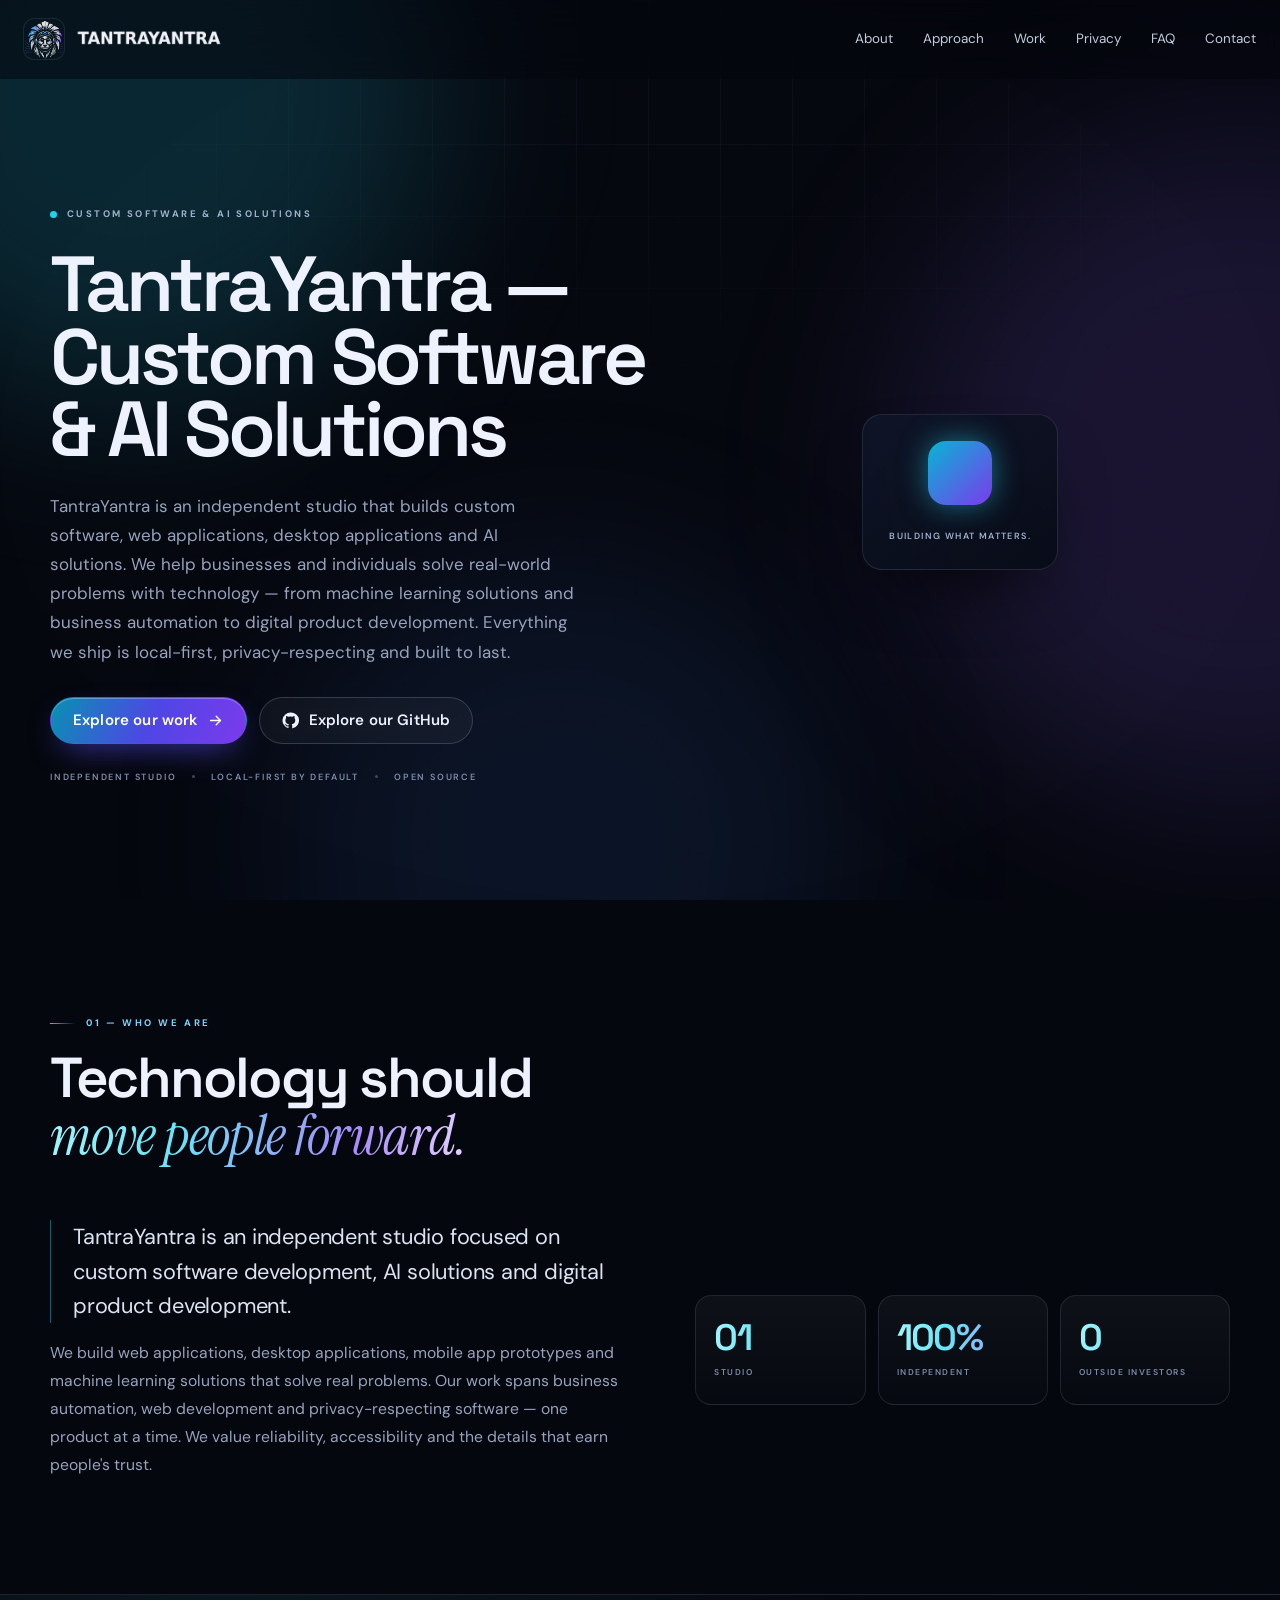
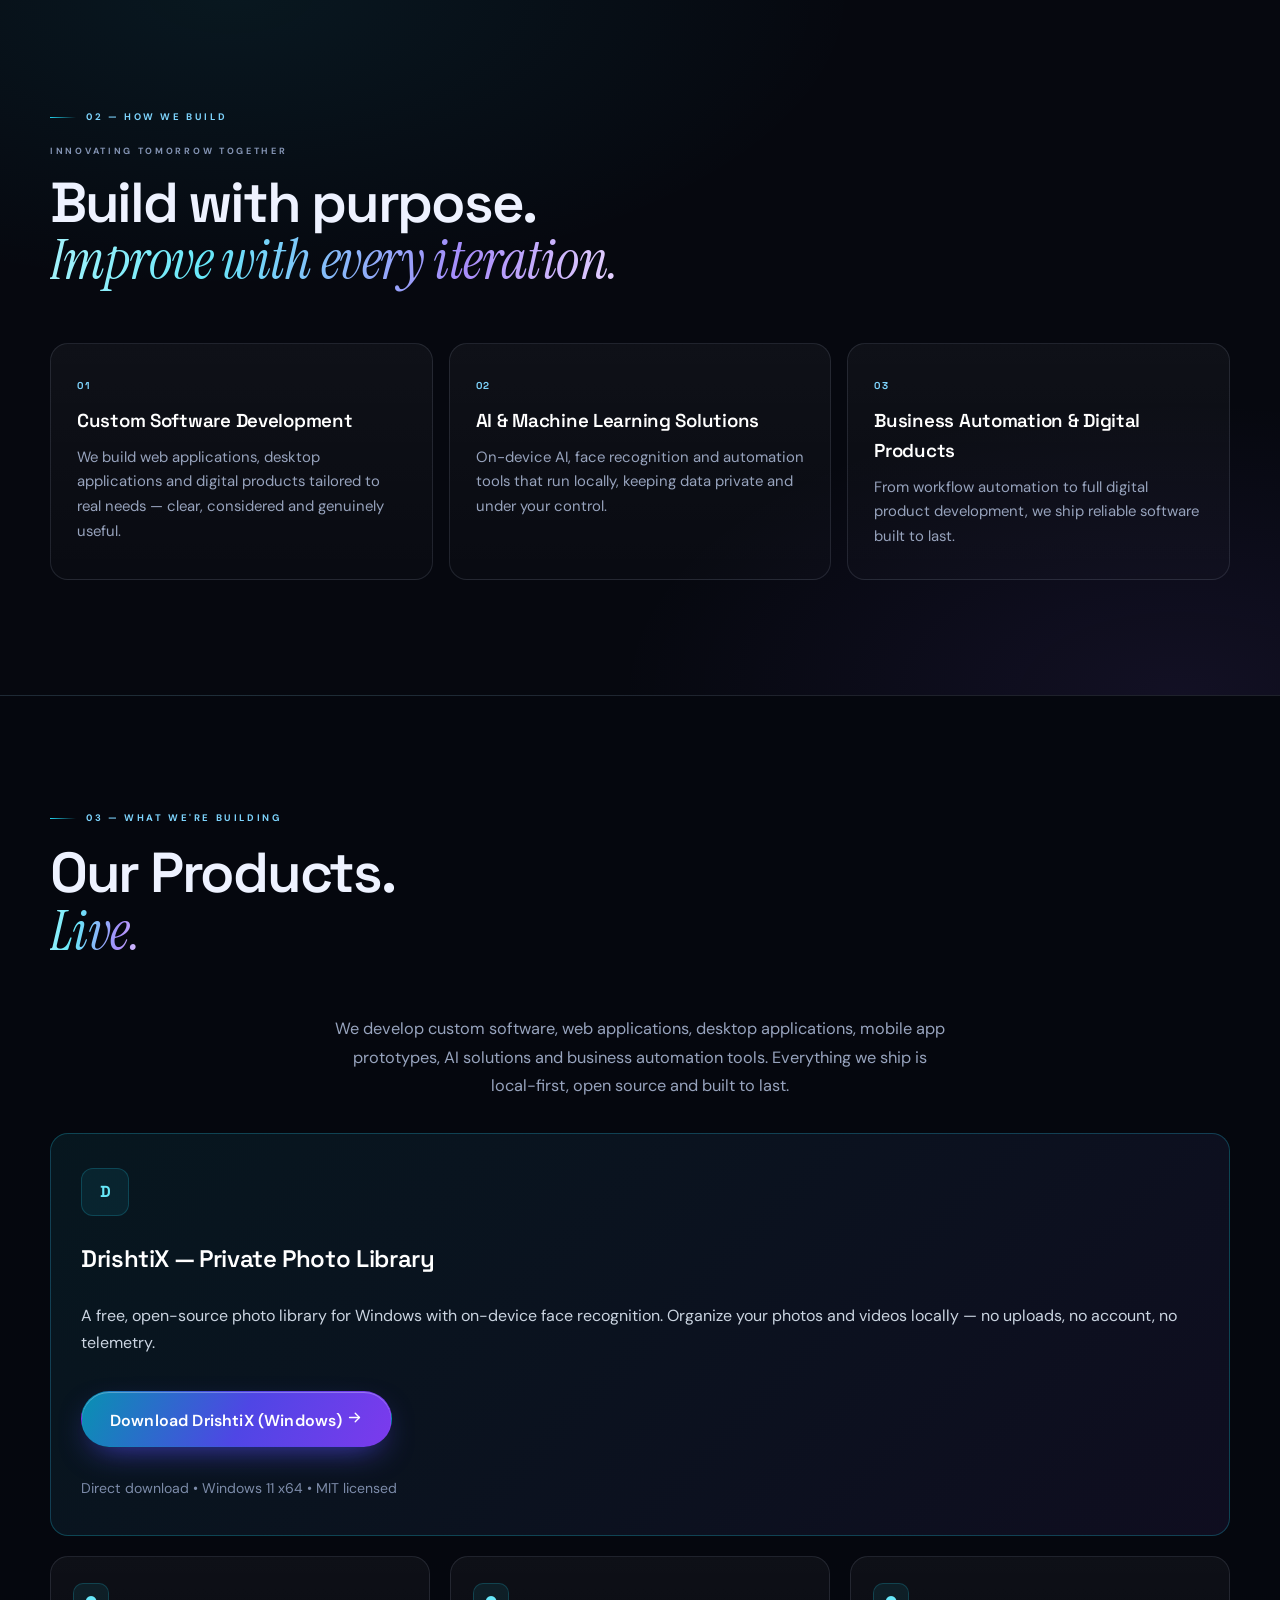
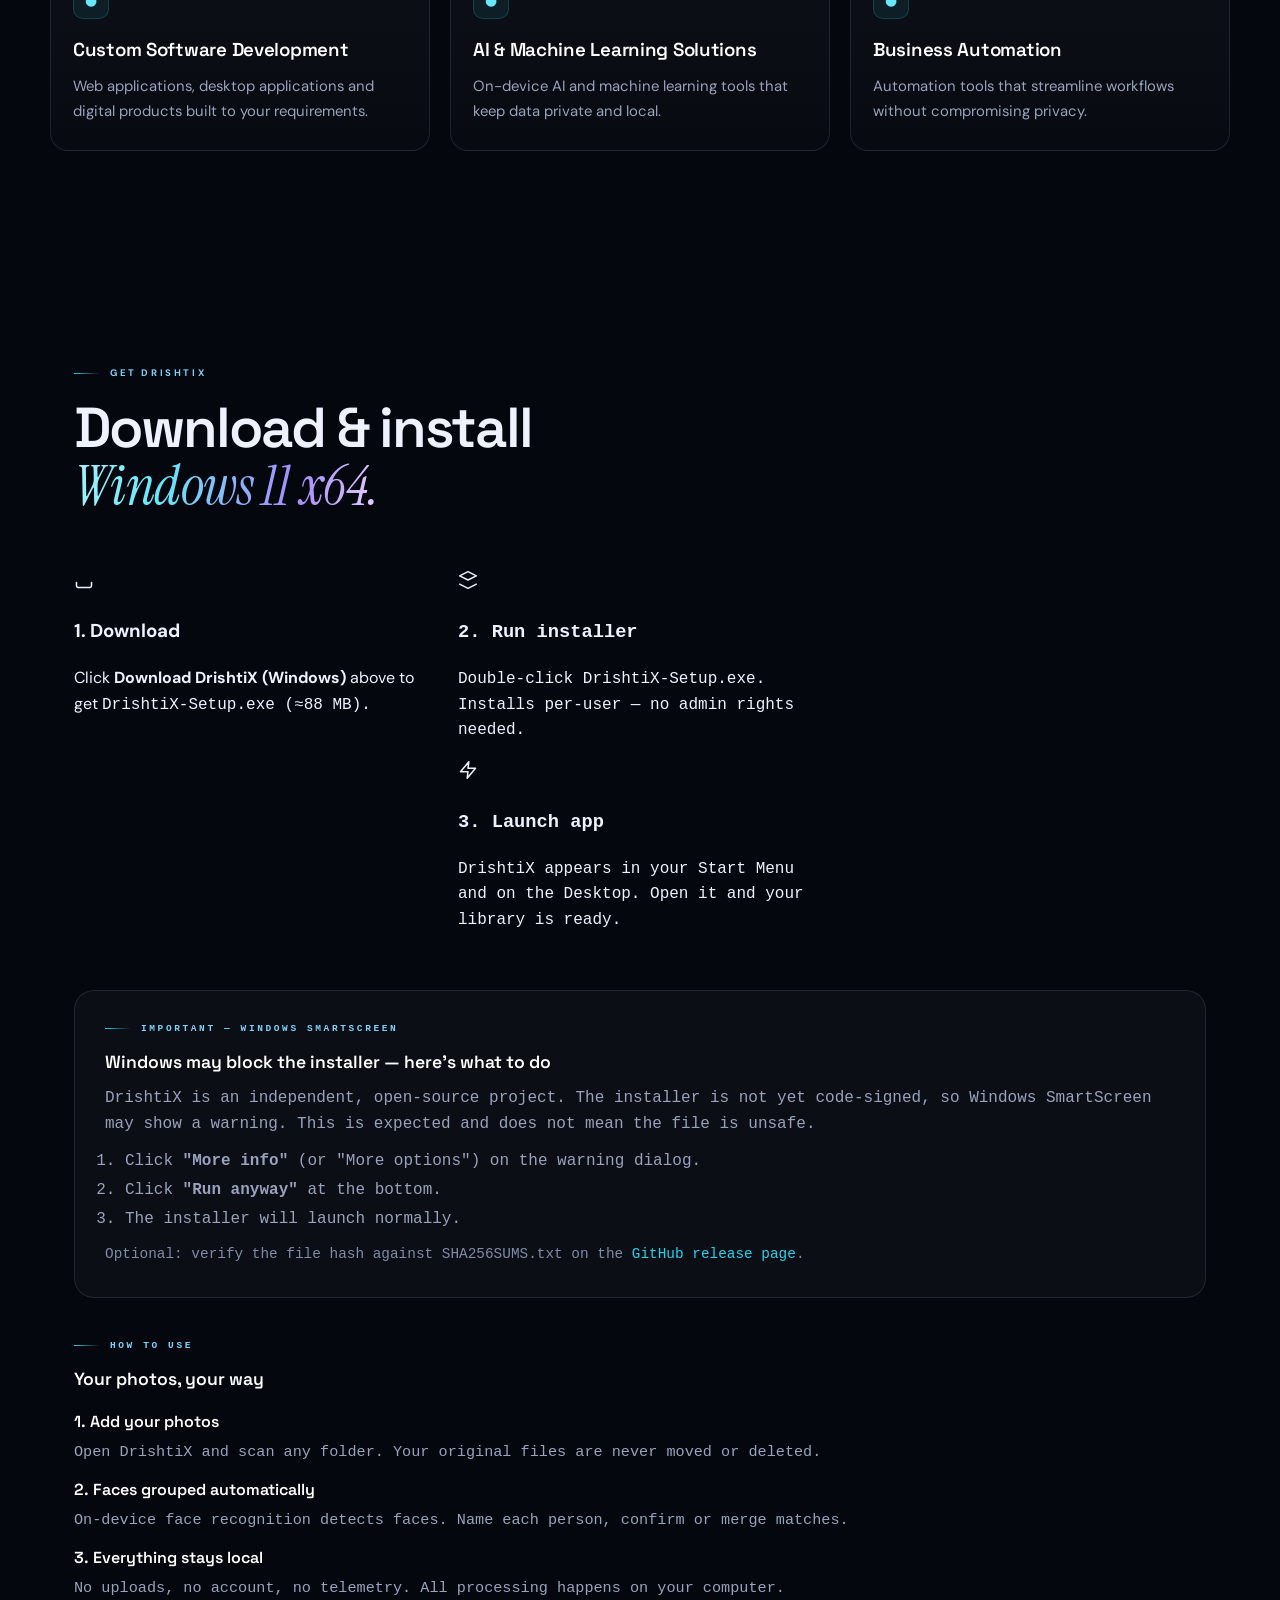
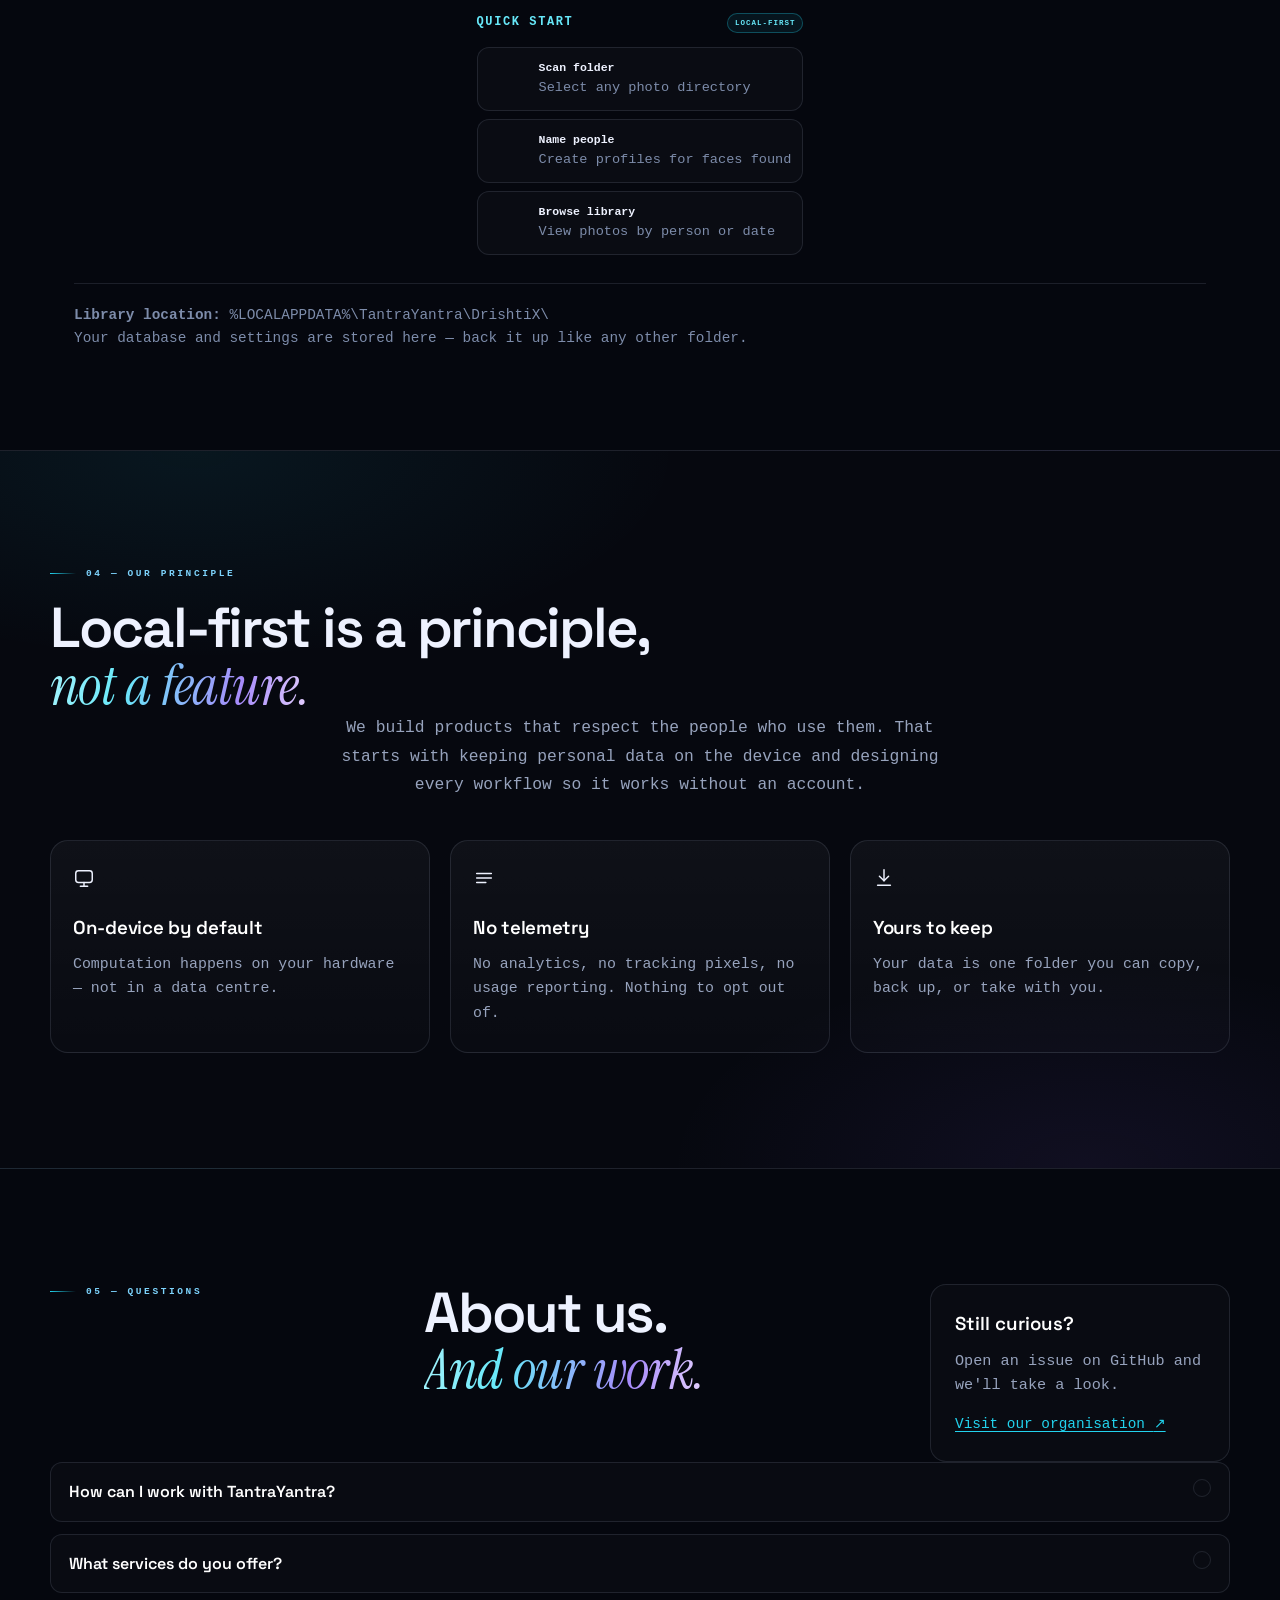
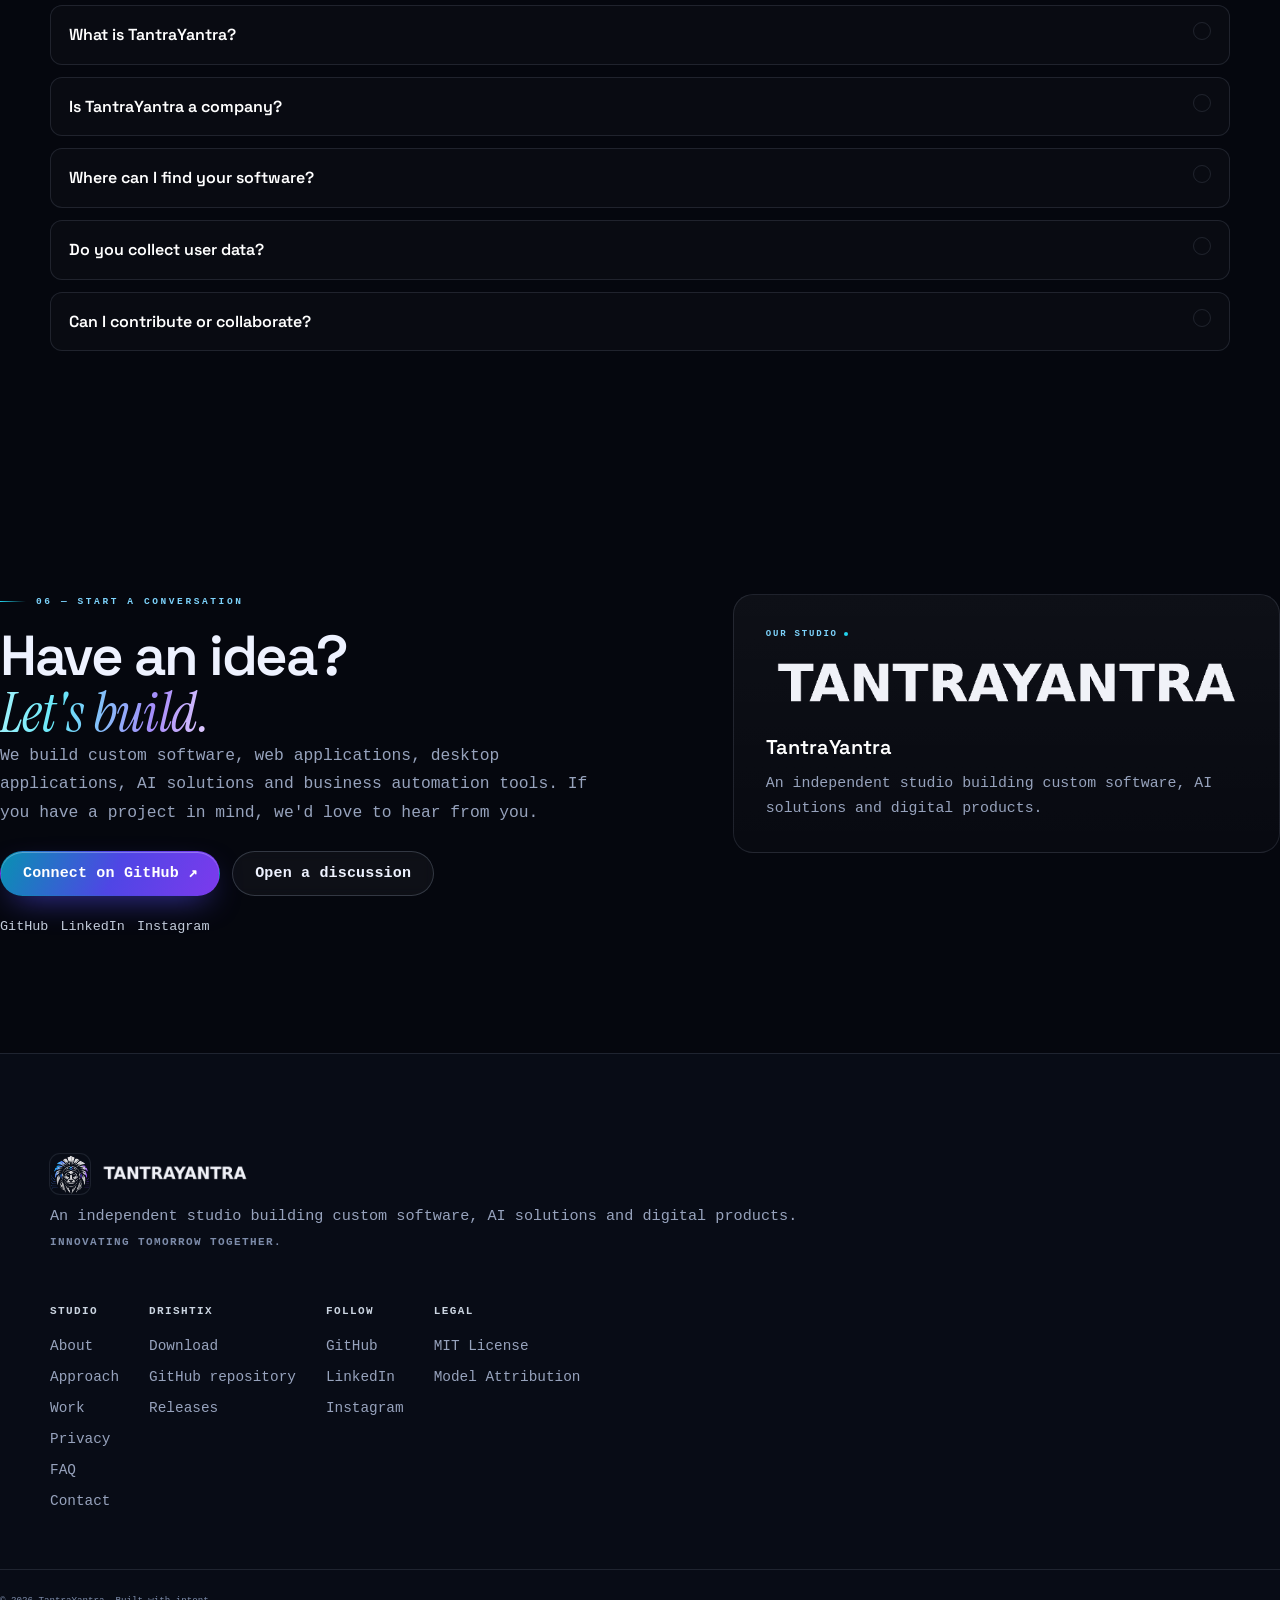
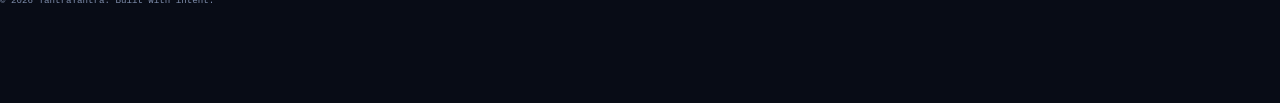
<file: index.html>
<!doctype html>
<html lang="en">
<head>
<meta charset="utf-8">
<meta name="viewport" content="width=device-width,initial-scale=1">
<meta name="theme-color" content="#05070e">
<meta name="color-scheme" content="dark">
<title>TantraYantra | AI Solutions, Software & Web Development</title>
<meta name="description" content="TantraYantra builds custom websites, applications, AI solutions and automation tools to solve real-world problems through technology.">
<link rel="canonical" href="https://tantrayantra.github.io/tantrayantra-website/">

<meta property="og:type" content="website">
<meta property="og:site_name" content="TantraYantra">
<meta property="og:title" content="TantraYantra | AI Solutions, Software & Web Development">
<meta property="og:description" content="TantraYantra builds custom websites, applications, AI solutions and automation tools to solve real-world problems through technology.">
<meta property="og:url" content="https://tantrayantra.github.io/tantrayantra-website/">
<meta property="og:image" content="https://tantrayantra.github.io/tantrayantra-website/assets/og-tantrayantra.webp">
<meta property="og:image:width" content="1200">
<meta property="og:image:height" content="630">
<meta property="og:image:alt" content="TantraYantra — ideas into impact">
<meta name="twitter:card" content="summary_large_image">
<meta name="twitter:title" content="TantraYantra | AI Solutions, Software & Web Development">
<meta name="twitter:description" content="TantraYantra builds custom websites, applications, AI solutions and automation tools to solve real-world problems through technology.">
<meta name="twitter:image" content="https://tantrayantra.github.io/tantrayantra-website/assets/og-tantrayantra.webp">

<link rel="icon" type="image/webp" href="assets/favicon.webp">
<link rel="apple-touch-icon" href="assets/favicon.webp">
<link rel="preconnect" href="https://fonts.googleapis.com">
<link rel="preconnect" href="https://fonts.gstatic.com" crossorigin>
<link href="https://fonts.googleapis.com/css2?family=DM+Sans:opsz,wght@9..40,400;9..40,500;9..40,600;9..40,700&family=Instrument+Serif:ital@0;1&family=Space+Grotesk:wght@400;500;600;700&display=swap" rel="stylesheet">
<link rel="stylesheet" href="styles.css">

<script type="application/ld+json">
{
  "@context": "https://schema.org",
  "@type": "Organization",
  "name": "TantraYantra",
  "url": "https://tantrayantra.github.io/tantrayantra-website/",
  "logo": "https://tantrayantra.github.io/tantrayantra-website/assets/tantrayantra-wordmark.webp?v=2",
  "description": "TantraYantra builds custom websites, applications, AI solutions and automation tools to solve real-world problems through technology.",
  "sameAs": [
    "https://github.com/TantraYantra",
    "https://www.linkedin.com/company/tantrayantra",
    "https://www.instagram.com/tantrayantra.official"
  ]
}
</script>
<script type="application/ld+json">
{
  "@context": "https://schema.org",
  "@type": "WebPage",
  "name": "TantraYantra | AI Solutions, Software & Web Development",
  "url": "https://tantrayantra.github.io/tantrayantra-website/",
  "description": "TantraYantra builds custom websites, applications, AI solutions and automation tools to solve real-world problems through technology.",
  "isPartOf": {
    "@type": "Website",
    "name": "TantraYantra",
    "url": "https://tantrayantra.github.io/tantrayantra-website/"
  }
}
</script>
<script type="application/ld+json">
{
  "@context": "https://schema.org",
  "@type": "Product",
  "name": "DrishtiX",
  "description": "Free, open-source photo library for Windows with on-device face recognition. Local-first, privacy-respecting software.",
  "url": "https://github.com/TantraYantra/drishtix",
  "applicationCategory": "PhotographyApplication",
  "operatingSystem": "Windows 11 x64",
  "offers": {
    "@type": "Offer",
    "price": "0",
    "priceCurrency": "USD",
    "availability": "https://schema.org/InStock",
    "url": "https://github.com/TantraYantra/drishtix/releases/latest/download/DrishtiX-Setup.exe"
  },
  "author": {
    "@type": "Organization",
    "name": "TantraYantra"
  },
  "license": "https://github.com/TantraYantra/drishtix/blob/main/LICENSE"
}
</script>
<script type="application/ld+json">
{
  "@context": "https://schema.org",
  "@type": "FAQPage",
  "mainEntity": [
    {
      "@type": "Question",
      "name": "What is TantraYantra?",
      "acceptedAnswer": {
        "@type": "Answer",
        "text": "TantraYantra is an independent studio that builds custom software, web applications, desktop applications and AI solutions."
      }
    },
    {
      "@type": "Question",
      "name": "What is DrishtiX?",
      "acceptedAnswer": {
        "@type": "Answer",
        "text": "DrishtiX is a free, open-source photo library for Windows with on-device face recognition. All processing happens locally on your device."
      }
    },
    {
      "@type": "Question",
      "name": "Does TantraYantra collect user data?",
      "acceptedAnswer": {
        "@type": "Answer",
        "text": "No. Any software released under TantraYantra is designed to run locally on your device. There is no telemetry, no cloud sync, and no account required."
      }
    }
  ]
}
</script>
</head>
<body>
<div class="aurora" aria-hidden="true">
  <span class="aurora-a"></span>
  <span class="aurora-b"></span>
  <span class="aurora-c"></span>
  <span class="grid-veil"></span>
  <span class="grain"></span>
</div>

<header class="site-header" id="siteHeader">
  <div class="header-inner">
    <a class="brand" href="#top" aria-label="TantraYantra home">
      <img class="brand-emblem" src="assets/tantrayantra-emblem.webp?v=2" alt="" aria-hidden="true" width="565" height="580" loading="lazy">
      <img class="brand-wordmark" src="assets/tantrayantra-wordmark.webp?v=2" alt="TantraYantra logo" title="TantraYantra — independent studio" width="1392" height="179" loading="lazy">
    </a>

    <nav class="nav" id="nav" aria-label="Primary">
      <a href="#about">About</a>
      <a href="#approach">Approach</a>
      <a href="#work">Work</a>
      <a href="#privacy">Privacy</a>
      <a href="#faq">FAQ</a>
      <a href="#contact">Contact</a>
    </nav>

    <button class="menu" id="menu" aria-label="Toggle navigation" aria-expanded="false" aria-controls="nav">
      <span></span><span></span>
    </button>
  </div>
</header>

<main id="top">

  <!-- HERO (studio) -->
  <section class="hero">
    <div class="hero-copy">
      <div class="eyebrow"><span class="pulse"></span> CUSTOM SOFTWARE &amp; AI SOLUTIONS</div>

      <h1>TantraYantra — Custom Software &amp; AI Solutions</h1>

      <p class="lead">
        TantraYantra is an independent studio that builds custom software, web
        applications, desktop applications and AI solutions. We help businesses
        and individuals solve real-world problems with technology — from machine
        learning solutions and business automation to digital product
        development. Everything we ship is local-first, privacy-respecting and
        built to last.
      </p>

      <div class="actions">
        <a class="btn btn-primary" href="#work">
          Explore our work
          <svg viewBox="0 0 24 24" width="17" height="17" fill="none" stroke="currentColor" stroke-width="1.9" stroke-linecap="round" stroke-linejoin="round" aria-hidden="true"><path d="M5 12h14"/><path d="m13 6 6 6-6 6"/></svg>
        </a>
        <a class="btn btn-ghost" href="https://github.com/TantraYantra" target="_blank" rel="noreferrer">
          <svg viewBox="0 0 24 24" width="17" height="17" fill="currentColor" aria-hidden="true"><path d="M12 .7a11.3 11.3 0 0 0-3.6 22c.6.1.8-.2.8-.5v-2c-3.1.7-3.8-1.3-3.8-1.3-.5-1.3-1.3-1.7-1.3-1.7-1-.7.1-.7.1-.7 1.1.1 1.7 1.2 1.7 1.2 1 1.7 2.6 1.2 3.3.9.1-.7.4-1.2.7-1.5-2.5-.3-5.1-1.2-5.1-5.5 0-1.2.4-2.2 1.1-3-.1-.3-.5-1.4.1-2.9 0 0 .9-.3 3 1.1a10.5 10.5 0 0 1 5.5 0c2.1-1.4 3-1.1 3-1.1.6 1.5.2 2.6.1 2.9.7.8 1.1 1.8 1.1 3 0 4.3-2.6 5.2-5.1 5.5.4.4.8 1.1.8 2.2v3.2c0 .3.2.6.8.5A11.3 11.3 0 0 0 12 .7Z"/></svg>
          Explore our GitHub
        </a>
      </div>

      <div class="hero-meta">
        <span>Independent studio</span>
        <span>Local-first by default</span>
        <span>Open source</span>
      </div>
    </div>

    <div class="hero-art">
      <div class="studio-mark">
        <div class="studio-mark-shape"></div>
        <div class="studio-note">Building what matters.</div>
      </div>
    </div>
  </section>

  <!-- ABOUT -->
  <section class="section about-section" id="about">
    <div class="section-head">
      <div class="label">01 — WHO WE ARE</div>
      <h2>Technology should<br> <em>move people forward.</em></h2>
    </div>

    <div class="about-grid">
      <div class="about-copy">
        <p class="about-lead">
          TantraYantra is an independent studio focused on custom software
          development, AI solutions and digital product development.
        </p>
        <p>
          We build web applications, desktop applications, mobile app
          prototypes and machine learning solutions that solve real problems.
          Our work spans business automation, web development and
          privacy-respecting software — one product at a time. We value
          reliability, accessibility and the details that earn people's trust.
        </p>
      </div>

      <div class="about-stats">
        <div class="stat"><b>01</b><span>Studio</span></div>
        <div class="stat"><b>100%</b><span>Independent</span></div>
        <div class="stat"><b>0</b><span>Outside investors</span></div>
      </div>
    </div>
  </section>

  <!-- APPROACH -->
  <section class="vision-section" id="approach">
    <div class="vision-inner">
      <div class="label">02 — HOW WE BUILD</div>
      <div class="vision-title">
        <small>INNOVATING TOMORROW TOGETHER</small>
        <h2>Build with purpose.<br> <em>Improve with every iteration.</em></h2>
      </div>

      <div class="vision-grid">
        <article class="vision-card">
          <b>01</b>
          <h3>Custom Software Development</h3>
          <p>We build web applications, desktop applications and digital products tailored to real needs — clear, considered and genuinely useful.</p>
        </article>
        <article class="vision-card">
          <b>02</b>
          <h3>AI & Machine Learning Solutions</h3>
          <p>On-device AI, face recognition and automation tools that run locally, keeping data private and under your control.</p>
        </article>
        <article class="vision-card">
          <b>03</b>
          <h3>Business Automation & Digital Products</h3>
          <p>From workflow automation to full digital product development, we ship reliable software built to last.</p>
        </article>
      </div>
    </div>
  </section>

  <!-- WORK / PRODUCTS -->
  <section class="section products-section" id="work">
    <div class="section-head">
      <div class="label">03 — WHAT WE'RE BUILDING</div>
      <h2>Our Products.<br> <em>Live.</em></h2>
    </div>

    <p class="work-lead">
      We develop custom software, web applications, desktop applications,
      mobile app prototypes, AI solutions and business automation tools.
      Everything we ship is local-first, open source and built to last.
    </p>

    <div class="work-grid">
      <article class="work-card card-wide">
        <div class="work-mark">D</div>
        <h3>DrishtiX — Private Photo Library</h3>
        <p>
          A free, open-source photo library for Windows with on-device face
          recognition. Organize your photos and videos locally — no uploads,
          no account, no telemetry.
        </p>
        <a class="btn btn-primary btn-lg" href="https://github.com/TantraYantra/drishtix/releases/latest/download/DrishtiX-Setup.exe" style="margin-top:18px;display:inline-block">
          Download DrishtiX (Windows)
          <svg viewBox="0 0 24 24" width="17" height="17" fill="none" stroke="currentColor" stroke-width="1.9" stroke-linecap="round" stroke-linejoin="round" aria-hidden="true"><path d="M5 12h14"/><path d="m13 6 6 6-6 6"/></svg>
        </a>
        <p style="margin-top:14px;font-size:.88rem;color:var(--dim)">
          Direct download • Windows 11 x64 • MIT licensed
        </p>
      </article>
      <article class="work-card">
        <div class="work-mark">●</div>
        <h3>Custom Software Development</h3>
        <p>Web applications, desktop applications and digital products built to your requirements.</p>
      </article>
      <article class="work-card">
        <div class="work-mark">●</div>
        <h3>AI & Machine Learning Solutions</h3>
        <p>On-device AI and machine learning tools that keep data private and local.</p>
      </article>
      <article class="work-card">
        <div class="work-mark">●</div>
        <h3>Business Automation</h3>
        <p>Automation tools that streamline workflows without compromising privacy.</p>
      </article>
    </div>
  </section>

  <!-- GET DRISHTIX -->
  <section class="section download-section" id="download">
    <div class="wrap">
      <div class="section-head" style="max-width:760px">
        <div class="label">GET DRISHTIX</div>
        <h2>Download &amp; install<br> <em>Windows 11 x64.</em></h2>
      </div>

      <div class="download-bento">
        <article class="card">
          <div class="card-icon">
            <svg viewBox="0 0 24 24" width="20" height="20" fill="none" stroke="currentColor" stroke-width="1.8" stroke-linecap="round" stroke-linejoin="round" aria-hidden="true"><path d="M21 15v4a2 2 0 0 1-2 2H5a2 2 0 0 1-2-2v-4"/></svg>
          </div>
          <h3>1. Download</h3>
          <p>Click <strong>Download DrishtiX (Windows)</strong> above to get <code>DrishtiX-Setup.exe</strong> (≈88 MB).</p>
        </article>
        <article class="card">
          <div class="card-icon">
            <svg viewBox="0 0 24 24" width="20" height="20" fill="none" stroke="currentColor" stroke-width="1.8" stroke-linecap="round" stroke-linejoin="round" aria-hidden="true"><path d="M12 2L2 7l10 5 10-5-10-5z"/><path d="M2 17l10 5 10-5"/></svg>
          </div>
          <h3>2. Run installer</h3>
          <p>Double-click <code>DrishtiX-Setup.exe</code>. Installs per-user — no admin rights needed.</p>
        </article>
        <article class="card">
          <div class="card-icon">
            <svg viewBox="0 0 24 24" width="20" height="20" fill="none" stroke="currentColor" stroke-width="1.8" stroke-linecap="round" stroke-linejoin="round" aria-hidden="true"><path d="M13 2L3 14h9l-1 8 10-12h-9l1-8z"/></svg>
          </div>
          <h3>3. Launch app</h3>
          <p>DrishtiX appears in your Start Menu and on the Desktop. Open it and your library is ready.</p>
        </article>
      </div>

      <div class="smartscreen" style="margin-top:40px;padding:30px;border-radius:20px;border:1px solid var(--line);background:rgba(255,255,255,.03)">
        <div class="label" style="margin-bottom:12px">IMPORTANT — WINDOWS SMARTSCREEN</div>
        <h3 style="margin:0 0 10px">Windows may block the installer — here's what to do</h3>
        <p style="color:var(--muted);margin:0 0 10px">
          DrishtiX is an independent, open-source project. The installer is not yet
          code-signed, so Windows SmartScreen may show a warning. This is expected
          and does not mean the file is unsafe.
        </p>
        <ol style="color:var(--muted);line-height:1.8;margin:0 0 10px;padding-left:20px">
          <li>Click <strong>"More info"</strong> (or "More options") on the warning dialog.</li>
          <li>Click <strong>"Run anyway"</strong> at the bottom.</li>
          <li>The installer will launch normally.</li>
        </ol>
        <p style="color:var(--dim);font-size:.9rem;margin:0">
          Optional: verify the file hash against <code>SHA256SUMS.txt</code> on the
          <a href="https://github.com/TantraYantra/drishtix/releases" target="_blank" rel="noreferrer" style="color:var(--cyan)">GitHub release page</a>.
        </p>
      </div>

      <div class="how-to-use" style="margin-top:40px">
        <div class="label" style="margin-bottom:12px">HOW TO USE</div>
        <h3 style="margin:0 0 16px">Your photos, your way</h3>
        <div class="showcase">
          <div>
            <h4 style="margin:0 0 6px">1. Add your photos</h4>
            <p style="color:var(--muted);font-size:.95rem;margin:0 0 12px">
              Open DrishtiX and scan any folder. Your original files are never moved or deleted.
            </p>
            <h4 style="margin:0 0 6px">2. Faces grouped automatically</h4>
            <p style="color:var(--muted);font-size:.95rem;margin:0 0 12px">
              On-device face recognition detects faces. Name each person, confirm or merge matches.
            </p>
            <h4 style="margin:0 0 6px">3. Everything stays local</h4>
            <p style="color:var(--muted);font-size:.95rem;margin:0 0 12px">
              No uploads, no account, no telemetry. All processing happens on your computer.
            </p>
          </div>
          <div style="display:grid;place-items:center">
            <div class="panel" style="max-width:400px">
              <div class="panel-head"><b>QUICK START</b><span class="panel-badge">LOCAL-FIRST</span></div>
              <div style="margin-top:14px">
                <div class="match" style="margin-bottom:8px">
                  <div class="face" style="--fa:linear-gradient(150deg,#0f766e,#134e4a)"></div>
                  <div class="match-info"><strong>Scan folder</strong><small style="color:var(--dim)">Select any photo directory</small></div>
                </div>
                <div class="match" style="margin-bottom:8px">
                  <div class="face" style="--fa:linear-gradient(150deg,#3730a3,#312e81)"></div>
                  <div class="match-info"><strong>Name people</strong><small style="color:var(--dim)">Create profiles for faces found</small></div>
                </div>
                <div class="match" style="margin-bottom:8px">
                  <div class="face" style="--fa:linear-gradient(150deg,#166534,#14532d)"></div>
                  <div class="match-info"><strong>Browse library</strong><small style="color:var(--dim)">View photos by person or date</small></div>
                </div>
              </div>
            </div>
          </div>
        </div>
        <div style="margin-top:20px;padding-top:20px;border-top:1px solid var(--line)">
          <p style="color:var(--dim);font-size:.9rem;margin:0">
            <strong>Library location:</strong> <code>%LOCALAPPDATA%\TantraYantra\DrishtiX\</code>
            <br>Your database and settings are stored here — back it up like any other folder.
          </p>
        </div>
      </div>
    </div>
  </section>

  <!-- PRIVACY -->
  <section class="privacy-section" id="privacy">
    <div class="privacy-inner">
      <div class="label">04 — OUR PRINCIPLE</div>
      <h2>Local-first is a principle,<br> <em>not a feature.</em></h2>
      <p class="privacy-lead">
        We build products that respect the people who use them. That starts with
        keeping personal data on the device and designing every workflow so it
        works without an account.
      </p>

      <div class="privacy-grid">
        <div class="privacy-card">
          <svg viewBox="0 0 24 24" width="22" height="22" fill="none" stroke="currentColor" stroke-width="1.6" stroke-linecap="round" stroke-linejoin="round" aria-hidden="true"><rect x="3" y="4" width="18" height="13" rx="3"/><path d="M8 21h8M12 17v4"/></svg>
          <h3>On-device by default</h3>
          <p>Computation happens on your hardware — not in a data centre.</p>
        </div>
        <div class="privacy-card">
          <svg viewBox="0 0 24 24" width="22" height="22" fill="none" stroke="currentColor" stroke-width="1.6" stroke-linecap="round" stroke-linejoin="round" aria-hidden="true"><path d="M4 7h16M4 12h16M4 17h10"/></svg>
          <h3>No telemetry</h3>
          <p>No analytics, no tracking pixels, no usage reporting. Nothing to opt out of.</p>
        </div>
        <div class="privacy-card">
          <svg viewBox="0 0 24 24" width="22" height="22" fill="none" stroke="currentColor" stroke-width="1.6" stroke-linecap="round" stroke-linejoin="round" aria-hidden="true"><path d="M12 3v12"/><path d="m7 10 5 5 5-5"/><path d="M5 20h14"/></svg>
          <h3>Yours to keep</h3>
          <p>Your data is one folder you can copy, back up, or take with you.</p>
        </div>
      </div>
    </div>
  </section>

  <!-- FAQ -->
  <section class="section faq-section" id="faq">
    <div class="faq-head">
      <div class="label">05 — QUESTIONS</div>
      <h2>About us.<br> <em>And our work.</em></h2>
      <aside class="faq-aside">
        <h3>Still curious?</h3>
        <p>Open an issue on GitHub and we'll take a look.</p>
        <a href="https://github.com/TantraYantra" target="_blank" rel="noreferrer">Visit our organisation <span>↗</span></a>
      </aside>
    </div>

    <div class="faq-list">
      <details>
        <summary>How can I work with TantraYantra?<span class="faq-plus"></span></summary>
        <div class="faq-body"><p>Open an issue on GitHub or start a discussion in our organisation. We welcome project inquiries, collaborations and focused contributions to our public repositories.</p></div>
      </details>
      <details>
        <summary>What services do you offer?<span class="faq-plus"></span></summary>
        <div class="faq-body"><p>Custom software development, web applications, desktop applications, AI and machine learning solutions, mobile app prototypes and business automation tools. Everything is built local-first and privacy-respecting.</p></div>
      </details>
      <details>
        <summary>What is TantraYantra?<span class="faq-plus"></span></summary>
        <div class="faq-body"><p>TantraYantra is an independent studio that builds custom software, web applications, desktop applications and AI solutions. We turn ideas into practical digital experiences, with a focus on privacy, thoughtful design, and software that is genuinely useful.</p></div>
      </details>
      <details>
        <summary>Is TantraYantra a company?<span class="faq-plus"></span></summary>
        <div class="faq-body"><p>TantraYantra operates as an independent studio. There are no outside investors and no outside pressure on what we build or how we build it.</p></div>
      </details>
      <details>
        <summary>Where can I find your software?<span class="faq-plus"></span></summary>
        <div class="faq-body"><p>All public repositories are hosted under the <a href="https://github.com/TantraYantra" target="_blank" rel="noreferrer">TantraYantra GitHub organisation</a>. Everything is open source.</p></div>
      </details>
      <details>
        <summary>Do you collect user data?<span class="faq-plus"></span></summary>
        <div class="faq-body"><p>No. Any software released under TantraYantra is designed to run locally on your device. There is no telemetry, no cloud sync, and no account required.</p></div>
      </details>
      <details>
        <summary>Can I contribute or collaborate?<span class="faq-plus"></span></summary>
        <div class="faq-body"><p>Yes. Bug reports, feature discussions, and focused pull requests are welcome in our public repositories.</p></div>
      </details>
    </div>
  </section>

  <!-- CONTACT -->
  <section class="contact-section" id="contact">
    <div class="contact-grid">
      <div class="contact-copy">
        <div class="label">06 — START A CONVERSATION</div>
        <h2>Have an idea?<br> <em>Let's build.</em></h2>
        <p>
          We build custom software, web applications, desktop applications,
          AI solutions and business automation tools. If you have a project in
          mind, we'd love to hear from you.
        </p>
        <div class="actions">
          <a class="btn btn-primary" href="https://github.com/TantraYantra" target="_blank" rel="noreferrer">Connect on GitHub ↗</a>
          <a class="btn btn-ghost" href="https://github.com/TantraYantra" target="_blank" rel="noreferrer">Open a discussion</a>
        </div>
        <div class="social-links" style="margin-top:20px;display:flex;gap:12px;flex-wrap:wrap">
          <a href="https://github.com/TantraYantra" target="_blank" rel="noreferrer" aria-label="GitHub">GitHub</a>
          <a href="https://www.linkedin.com/company/tantrayantra" target="_blank" rel="noreferrer" aria-label="LinkedIn">LinkedIn</a>
          <a href="https://www.instagram.com/tantrayantra.official" target="_blank" rel="noreferrer" aria-label="Instagram">Instagram</a>
        </div>
      </div>

      <aside class="contact-product">
        <div class="contact-product-head"><span>OUR STUDIO</span><span class="path-dot"></span></div>
        <img src="assets/tantrayantra-wordmark.webp?v=2" alt="TantraYantra logo" title="TantraYantra — independent studio" width="1392" height="179" loading="lazy">
        <h3>TantraYantra</h3>
        <p>An independent studio building custom software, AI solutions and digital products.</p>
      </aside>
    </div>
  </section>

</main>

<footer class="site-footer">
  <div class="footer-inner">
    <div class="footer-brand">
      <a class="brand" href="#top" aria-label="TantraYantra home">
        <img class="brand-emblem" src="assets/tantrayantra-emblem.webp?v=2" alt="" aria-hidden="true" width="565" height="580" loading="lazy">
        <img class="brand-wordmark" src="assets/tantrayantra-wordmark.webp?v=2" alt="TantraYantra logo" title="TantraYantra — independent studio" width="1392" height="179" loading="lazy">
      </a>
      <p>An independent studio building custom software, AI solutions and digital products.</p>
      <small class="footer-motto">Innovating Tomorrow Together.</small>
    </div>

    <div class="footer-links">
      <div>
        <h3>Studio</h3>
        <a href="#about">About</a>
        <a href="#approach">Approach</a>
        <a href="#work">Work</a>
        <a href="#privacy">Privacy</a>
        <a href="#faq">FAQ</a>
        <a href="#contact">Contact</a>
      </div>
      <div>
        <h3>DrishtiX</h3>
        <a href="#download">Download</a>
        <a href="https://github.com/TantraYantra/drishtix" target="_blank" rel="noreferrer">GitHub repository</a>
        <a href="https://github.com/TantraYantra/drishtix/releases" target="_blank" rel="noreferrer">Releases</a>
      </div>
      <div>
        <h3>Follow</h3>
        <a href="https://github.com/TantraYantra" target="_blank" rel="noreferrer">GitHub</a>
        <a href="https://www.linkedin.com/company/tantrayantra" target="_blank" rel="noreferrer">LinkedIn</a>
        <a href="https://www.instagram.com/tantrayantra.official" target="_blank" rel="noreferrer">Instagram</a>
      </div>
      <div>
        <h3>Legal</h3>
        <a href="https://github.com/TantraYantra/drishtix/blob/main/LICENSE" target="_blank" rel="noreferrer">MIT License</a>
        <a href="https://github.com/TantraYantra/drishtix/blob/main/NOTICE" target="_blank" rel="noreferrer">Model Attribution</a>
      </div>
    </div>
  </div>

  <div class="footer-bottom">
    <small>© <span id="year">2026</span> TantraYantra. Built with intent.</small>
  </div>
</footer>

<script src="script.js"></script>
</body>
</html>
</file>
<file: styles.css>
/* =========================================================
   TantraYantra
   Independent studio site
   ========================================================= */

:root{
  --ink:#05070e;
  --ink-2:#080c16;
  --panel:rgba(255,255,255,.035);
  --panel-2:rgba(255,255,255,.055);
  --text:#eef2ff;
  --muted:#97a3bd;
  --dim:#7d8caa;
  --line:rgba(148,163,184,.16);
  --line-strong:rgba(148,163,184,.28);
  --border-hover:rgba(34,211,238,.3);
  --cyan:#22d3ee;
  --cyan-soft:#67e8f9;
  --violet:#8b5cf6;
  --violet-soft:#c4b5fd;
  --blue:#3b82f6;
  --display:"Space Grotesk",system-ui,-apple-system,sans-serif;
  --body:"DM Sans",system-ui,-apple-system,sans-serif;
  --serif:"Instrument Serif",Georgia,serif;
  --wrap:min(1180px,calc(100% - 48px));
  --radius:18px;
  --ease:cubic-bezier(.22,.61,.36,1);
}

*{box-sizing:border-box}
html{scroll-behavior:smooth;scroll-padding-top:96px}
body{
  margin:0;
  background:var(--ink);
  color:var(--text);
  font-family:var(--body);
  font-size:16px;
  line-height:1.6;
  overflow-x:hidden;
  -webkit-font-smoothing:antialiased;
  text-rendering:optimizeLegibility;
}
img{max-width:100%;height:auto;display:block}
a{color:inherit;text-decoration:none}
button{font:inherit;color:inherit}
::selection{background:rgba(34,211,238,.3);color:#fff}
:focus-visible{outline:2px solid var(--cyan);outline-offset:3px;border-radius:4px}

/* ---------- background ---------- */
.aurora{position:fixed;inset:0;z-index:-2;overflow:hidden;pointer-events:none;background:var(--ink)}
.aurora span{position:absolute;display:block;border-radius:50%;filter:blur(90px)}
.aurora-a{width:620px;height:620px;top:-220px;left:-180px;background:rgba(34,211,238,.16)}
.aurora-b{width:680px;height:680px;top:14%;right:-300px;background:rgba(139,92,246,.15)}
.aurora-c{width:560px;height:560px;bottom:-220px;left:22%;background:rgba(59,130,246,.1)}
.grid-veil{
  position:absolute;inset:0;border-radius:0;filter:none!important;
  background-image:linear-gradient(rgba(148,163,184,.055) 1px,transparent 1px),linear-gradient(90deg,rgba(148,163,184,.055) 1px,transparent 1px);
  background-size:72px 72px;
  mask-image:radial-gradient(ellipse 80% 60% at 50% 0%,#000 20%,transparent 78%);
  -webkit-mask-image:radial-gradient(ellipse 80% 60% at 50% 0%,#000 20%,transparent 78%);
}
.grain{
  position:absolute;inset:0;border-radius:0;filter:none!important;opacity:.16;mix-blend-mode:overlay;
  background-image:url("data:image/svg+xml,%3Csvg viewBox='0 0 200 200' xmlns='http://www.w3.org/2000/svg'%3E%3Cfilter id='n'%3E%3CfeTurbulence type='fractalNoise' baseFrequency='.85' numOctaves='3' stitchTiles='stitch'/%3E%3C/filter%3E%3Crect width='100%25' height='100%25' filter='url(%23n)' opacity='.35'/%3E%3C/svg%3E");
}

/* ---------- shared ---------- */
.wrap{width:var(--wrap);margin-inline:auto}
.section{width:var(--wrap);margin-inline:auto;padding:clamp(76px,9vw,128px) 0}
.label{
  display:flex;align-items:center;gap:10px;
  font-size:9.5px;font-weight:700;letter-spacing:2.6px;
  color:#7dd3fc;text-transform:uppercase;margin-bottom:18px;
}
.label::before{content:"";width:26px;height:1px;background:linear-gradient(90deg,var(--cyan),transparent);flex:none}
h2{
  font-family:var(--display);font-weight:600;
  font-size:clamp(2.3rem,4.4vw,3.9rem);
  line-height:1.02;letter-spacing:-.04em;margin:0;
}
h2 em{
  font-family:var(--serif);font-style:italic;font-weight:400;letter-spacing:-.01em;
  background:linear-gradient(100deg,#a5f3fc 0%,#67e8f9 28%,#a78bfa 72%,#e9d5ff 100%);
  -webkit-background-clip:text;background-clip:text;color:transparent;
  padding-right:.06em;
}
.section-head{max-width:760px;margin-bottom:clamp(38px,5vw,56px)}
.section-head p{max-width:620px;margin:22px 0 0;color:var(--muted);font-size:1.02rem;line-height:1.75}

/* ---------- buttons ---------- */
.btn{
  display:inline-flex;align-items:center;justify-content:center;gap:10px;
  padding:14px 22px;border-radius:999px;border:1px solid transparent;
  font-size:.94rem;font-weight:600;line-height:1;letter-spacing:.01em;
  transition:transform .3s var(--ease),box-shadow .3s var(--ease),background .3s var(--ease),border-color .3s var(--ease);
  white-space:nowrap;
}
.btn svg{flex:none}
.btn-primary{
  color:#fff;
  background:linear-gradient(115deg,#0891b2 0%,#4f46e5 52%,#7c3aed 100%);
  box-shadow:0 12px 32px -12px rgba(79,70,229,.85),inset 0 1px 0 rgba(255,255,255,.28);
}
.btn-primary:hover{transform:translateY(-2px);box-shadow:0 18px 42px -14px rgba(34,211,238,.75),inset 0 1px 0 rgba(255,255,255,.32)}
.btn-ghost{
  background:rgba(255,255,255,.04);border-color:var(--line-strong);color:var(--text);
  backdrop-filter:blur(6px);
}
.btn-ghost:hover{transform:translateY(-2px);border-color:rgba(34,211,238,.45);background:rgba(34,211,238,.07)}
.btn-lg{padding:17px 28px;font-size:1rem}

/* ---------- header ---------- */
.site-header{
  position:sticky;top:0;z-index:100;
  background:rgba(5,7,14,.55);backdrop-filter:blur(18px);-webkit-backdrop-filter:blur(18px);
  border-bottom:1px solid transparent;
  transition:background .35s var(--ease),border-color .35s var(--ease);
}
.site-header.scrolled{background:rgba(5,7,14,.86);border-bottom-color:var(--line)}
.header-inner{
  width:min(1240px,calc(100% - 48px));margin-inline:auto;height:78px;
  display:flex;align-items:center;justify-content:space-between;gap:24px;
}
.brand{display:flex;align-items:center;gap:10px;flex:none}
.brand-emblem{width:40px;height:40px;object-fit:contain;border-radius:10px;box-shadow:0 0 0 1px rgba(148,163,184,.14)}
.brand-wordmark{width:150px;height:auto;max-height:26px;object-fit:contain}
.nav{display:flex;align-items:center;gap:30px}
.nav>a{
  font-size:.84rem;color:#c3ccdc;transition:color .25s var(--ease);position:relative;
}
.nav>a:hover{color:#fff}
.nav>a::after{
  content:"";position:absolute;left:0;right:100%;bottom:-6px;height:1px;
  background:linear-gradient(90deg,var(--cyan),var(--violet));transition:right .3s var(--ease);
}
.nav>a:hover::after{right:0}
.menu{display:none;width:42px;height:42px;border-radius:10px;background:rgba(255,255,255,.04);border:1px solid var(--line);position:relative;cursor:pointer}
.menu span{position:absolute;left:11px;right:11px;height:1.5px;background:#dbe3f4;border-radius:2px;transition:transform .3s var(--ease),opacity .3s var(--ease)}
.menu span:nth-child(1){top:16px}
.menu span:nth-child(2){top:24px}
.menu[aria-expanded="true"] span:nth-child(1){transform:translateY(4px) rotate(45deg)}
.menu[aria-expanded="true"] span:nth-child(2){transform:translateY(-4px) rotate(-45deg)}

/* ---------- hero ---------- */
.hero{
  width:var(--wrap);margin-inline:auto;
  display:grid;grid-template-columns:1.05fr .95fr;align-items:center;gap:44px;
  padding:clamp(42px,7vw,88px) 0 clamp(52px,7vw,84px);
  min-height:calc(100vh - 78px);
}
.eyebrow{
  display:inline-flex;align-items:center;gap:10px;
  font-size:9.5px;font-weight:700;letter-spacing:2.4px;color:#9fb0cd;
  text-transform:uppercase;margin-bottom:26px;
}
.pulse{
  width:7px;height:7px;border-radius:50%;background:var(--cyan);flex:none;
  box-shadow:0 0 0 0 rgba(34,211,238,.5);animation:pulse 2.6s infinite;
}
@keyframes pulse{
  0%{box-shadow:0 0 0 0 rgba(34,211,238,.5)}
  70%{box-shadow:0 0 0 9px rgba(34,211,238,0)}
  100%{box-shadow:0 0 0 0 rgba(34,211,238,0)}
}
.hero h1{
  font-family:var(--display);font-weight:600;
  font-size:clamp(3.1rem,6.1vw,5.7rem);
  line-height:.93;letter-spacing:-.05em;margin:0 0 26px;
}
.hero h1 em{
  font-family:var(--serif);font-style:italic;font-weight:400;letter-spacing:-.015em;
  background:linear-gradient(100deg,#67e8f9 0%,#a5f3fc 22%,#a78bfa 68%,#e9d5ff 100%);
  -webkit-background-clip:text;background-clip:text;color:transparent;
  padding-right:.08em;
}
.lead{
  max-width:33rem;margin:0 0 30px;color:var(--muted);
  font-size:1.06rem;line-height:1.72;
}
.actions{display:flex;flex-wrap:wrap;gap:12px;align-items:center}
.actions.center{justify-content:center}
.hero-meta{
  display:flex;flex-wrap:wrap;align-items:center;gap:8px 16px;
  margin-top:26px;font-size:9px;font-weight:600;letter-spacing:1.8px;
  text-transform:uppercase;color:var(--dim);
}
.hero-meta span{display:inline-flex;align-items:center;gap:16px}
.hero-meta span+span::before{content:"";width:3px;height:3px;border-radius:50%;background:#3b4a66}

/* ---------- hero studio mark ---------- */
.hero-art{
  display:flex;justify-content:center;align-items:center;min-height:0;
}
.studio-mark{
  display:flex;flex-direction:column;align-items:center;gap:14px;
  max-width:360px;padding:26px;border-radius:20px;
  border:1px solid var(--line);
  background:linear-gradient(140deg,rgba(15,23,42,.82),rgba(7,11,21,.9));
  box-shadow:0 34px 70px -30px rgba(0,0,0,.9);
}
.studio-mark-shape{
  width:64px;height:64px;
  border-radius:18px;
  background:linear-gradient(135deg,#06b6d4,#7c3aed);
  box-shadow:0 0 28px rgba(34,211,238,.5);
}
.studio-note{
  margin-top:10px;font-size:9px;font-weight:600;letter-spacing:1.4px;
  text-transform:uppercase;text-align:center;color:#9fb0cd;
}

/* ---------- about ---------- */
.about-grid{display:grid;grid-template-columns:1fr .92fr;gap:clamp(36px,5vw,72px);align-items:center}
.about-copy{max-width:570px}
.about-copy p{margin:0;color:var(--muted);font-size:.98rem;line-height:1.78}
.about-copy p+p{margin-top:16px}
.about-copy .about-lead{
  padding-left:22px;border-left:1px solid rgba(34,211,238,.42);
  font-size:clamp(1.12rem,1.75vw,1.36rem);line-height:1.58;letter-spacing:-.01em;color:#dbe3f2;
}
.about-stats{display:grid;grid-template-columns:repeat(3,1fr);gap:12px}
.stat{
  padding:24px 18px;border-radius:16px;border:1px solid var(--line);
  background:linear-gradient(180deg,rgba(255,255,255,.045),rgba(255,255,255,.012));
}
.stat b{
  display:block;margin-bottom:10px;font-family:var(--display);font-weight:600;
  font-size:clamp(1.7rem,3vw,2.3rem);line-height:1;letter-spacing:-.045em;
  background:linear-gradient(100deg,#a5f3fc,#67e8f9 35%,#a78bfa 100%);
  -webkit-background-clip:text;background-clip:text;color:transparent;
}
.stat span{display:block;font-size:8.5px;font-weight:600;letter-spacing:1.5px;text-transform:uppercase;color:var(--dim);line-height:1.55}

/* ---------- approach / vision ---------- */
.vision-section{
  border-top:1px solid var(--line);border-bottom:1px solid var(--line);
  background:
    radial-gradient(900px 420px at 18% 0%,rgba(34,211,238,.075),transparent 70%),
    radial-gradient(800px 420px at 92% 100%,rgba(139,92,246,.09),transparent 70%),
    rgba(255,255,255,.008);
}
.vision-inner{width:var(--wrap);margin-inline:auto;padding:clamp(76px,9vw,124px) 0}
.vision-title{max-width:840px;margin-bottom:clamp(36px,5vw,54px)}
.vision-title small{display:block;margin-bottom:16px;font-size:9px;font-weight:700;letter-spacing:2.7px;text-transform:uppercase;color:#8494b4}
.vision-title h2{margin:0}
.vision-grid{display:grid;grid-template-columns:repeat(3,1fr);gap:16px}
.vision-card{
  position:relative;overflow:hidden;padding:34px 26px 30px;border-radius:18px;
  border:1px solid var(--line);
  background:linear-gradient(180deg,rgba(255,255,255,.04),rgba(255,255,255,.015));
  transition:transform .35s var(--ease),border-color .35s var(--ease);
}
.vision-card:hover{transform:translateY(-3px);border-color:var(--border-hover)}
.vision-card b{
  display:block;font-family:var(--display);font-size:10px;font-weight:700;letter-spacing:1.5px;
  color:#7dd3fc;text-transform:uppercase;margin-bottom:12px;
}
.vision-card h3{
  font-family:var(--display);font-weight:600;font-size:1.17rem;letter-spacing:-.015em;
  margin:0 0 9px;color:#fff;
}
.vision-card p{
  margin:0;color:var(--muted);font-size:.93rem;line-height:1.66;
}

/* ---------- work ---------- */
.work-lead{
  max-width:620px;margin:0 auto 32px;color:var(--muted);font-size:1.02rem;line-height:1.75;text-align:center
}
.work-grid{
  display:grid;
  grid-template-columns:repeat(3,1fr);
  gap:20px;
}
.work-card{
  padding:26px 22px;
  border-radius:var(--radius);
  border:1px solid var(--line);
  background:linear-gradient(180deg,rgba(255,255,255,.04),rgba(255,255,255,.015));
  transition:transform .35s var(--ease),border-color .35s var(--ease);
}
.work-card:hover{
  transform:translateY(-3px);
  border-color:var(--border-hover);
  background:linear-gradient(180deg,rgba(255,255,255,.055),rgba(255,255,255,.025))
}
.work-mark{
  width:36px;height:36px;
  border-radius:10px;
  display:grid;place-items:center;
  background:rgba(34,211,238,.08);
  border:1px solid rgba(34,211,238,.2);
  color:#67e8f9;
  font-family:var(--display);
  font-weight:700;
  font-size:14px;
  margin-bottom:16px;
}
.work-card h3{
  font-family:var(--display);
  font-weight:600;
  font-size:1.17rem;
  letter-spacing:-.015em;
  margin:0 0 10px;
  color:#fff;
}
.work-card p{
  margin:0;
  color:var(--muted);
  font-size:.93rem;
  line-height:1.66;
}

/* ---------- featured product card ---------- */
.work-card.card-wide{
  grid-column:1/-1;
  padding:34px 30px;
  display:flex;flex-direction:column;gap:16px;
  background:linear-gradient(135deg,rgba(34,211,238,.08),rgba(139,92,246,.08));
  border-color:rgba(34,211,238,.25);
}
.work-card.card-wide .work-mark{
  display:flex;justify-content:center;margin-bottom:8px;
  width:48px;height:48px;border-radius:12px;
  background:rgba(34,211,238,.08);
  border:1px solid rgba(34,211,238,.2);
  color:#67e8f9;
  font-family:var(--display);
  font-weight:700;
  font-size:16px;
  align-items:center;
}
.work-card.card-wide h3{
  font-size:1.5rem;margin:0 0 8px;
}
.work-card.card-wide p{
  color:#cbd5e1;font-size:1rem;line-height:1.7;margin:0;
}
.work-card.card-wide .btn{
  align-self:flex-start;
}

/* ---------- privacy ---------- */
.privacy-section{
  border-top:1px solid var(--line);border-bottom:1px solid var(--line);
  background:
    radial-gradient(700px 300px at 15% 0%,rgba(34,211,238,.07),transparent 70%),
    radial-gradient(600px 300px at 85% 100%,rgba(139,92,246,.08),transparent 70%),
    rgba(255,255,255,.008);
  padding:clamp(76px,9vw,120px) 0;
}
.privacy-inner{width:var(--wrap);margin-inline:auto}
.privacy-lead{max-width:620px;margin:0 auto 40px;color:var(--muted);font-size:1.02rem;line-height:1.75;text-align:center}
.privacy-grid{
  display:grid;
  grid-template-columns:repeat(3,1fr);
  gap:20px;
}
.privacy-card{
  padding:26px 22px;
  border-radius:var(--radius);
  border:1px solid var(--line);
  background:linear-gradient(180deg,rgba(255,255,255,.04),rgba(255,255,255,.015));
}
.privacy-card svg{margin-bottom:14px}
.privacy-card h3{
  font-family:var(--display);
  font-weight:600;
  font-size:1.17rem;
  letter-spacing:-.015em;
  margin:0 0 9px;
  color:#fff;
}
.privacy-card p{
  margin:0;
  color:var(--muted);
  font-size:.93rem;
  line-height:1.66;
}

/* ---------- download section ---------- */
.download-section{padding:clamp(60px,8vw,100px) 0}
.download-wrap{width:var(--wrap);margin-inline:auto}
.download-bento{
  display:grid;
  grid-template-columns:repeat(3,1fr);
  gap:20px;
}
.smartscreen{
  margin-top:40px;
  padding:30px;
  border-radius:20px;
  border:1px solid var(--line);
  background:rgba(255,255,255,.03);
}
.smartscreen h3{margin:0 0 10px;font-family:var(--display);font-weight:600;font-size:1.1rem;color:#fff}
.smartscreen p{margin:0 0 10px}
.how-to-use{margin-top:40px}
.how-to-use .label{margin-bottom:12px}
.how-to-use h3{margin:0 0 16px;font-family:var(--display);font-weight:600;font-size:1.1rem;color:#fff}
.how-to-use h4{margin:0 0 6px;font-family:var(--display);font-weight:600;font-size:1rem;color:#fff}
.match-info small{color:var(--dim);display:block;font-size:.85rem}
.panel-head{
  display:flex;align-items:center;justify-content:space-between;gap:10px;
  font-size:9px;font-weight:700;letter-spacing:1.6px;text-transform:uppercase;color:#cbd5e1;
  margin-bottom:14px;
}
.panel-head b{color:var(--cyan-soft);font-size:12px}
.panel-badge{
  font-size:7.5px;letter-spacing:1px;padding:3px 7px;border-radius:999px;
  color:#67e8f9;border:1px solid rgba(34,211,238,.3);background:rgba(34,211,238,.07);
}
.match{
  display:flex;align-items:center;gap:12px;padding:11px;border-radius:12px;
  border:1px solid var(--line);background:rgba(255,255,255,.022);margin-bottom:9px;
}
.match .face{width:38px;height:38px;border-radius:9px}
.match-info{flex:1;min-width:0}
.match-info strong{font-size:11.5px;display:block}

/* ---------- faq ---------- */
.faq-list details{
  border:1px solid var(--line);
  border-radius:12px;
  padding:16px 18px;
  margin-bottom:12px;
  background:rgba(255,255,255,.02);
}
.faq-list details[open]{
  border-color:var(--border-hover);
  background:rgba(255,255,255,.035);
}
.faq-list summary{
  font-family:var(--display);
  font-weight:600;
  font-size:1rem;
  cursor:pointer;
  list-style:none;
  color:#fff;
}
.faq-list summary::-webkit-details-marker{display:none}
.faq-list summary span.faq-plus{
  float:right;
  width:18px;height:18px;
  border-radius:50%;
  border:1px solid var(--line);
  display:grid;place-items:center;
  font-size:10px;font-weight:700;
}
.faq-body{margin-top:12px;padding-top:12px;border-top:1px solid var(--line)}
.faq-body p{margin:0;color:var(--muted);font-size:.95rem;line-height:1.7}
.faq-head{display:flex;justify-content:space-between;align-items:flex-start;gap:30px}
.faq-aside{
  max-width:300px;
  padding:24px;
  border-radius:16px;
  border:1px solid var(--line);
  background:rgba(255,255,255,.02);
  flex-shrink:0;
}
.faq-aside h3{margin:0 0 10px;font-family:var(--display);font-weight:600;color:#fff}
.faq-aside p{margin:0 0 14px;color:var(--muted);font-size:.95rem}
.faq-aside a{
  color:var(--cyan);text-decoration:underline;text-underline-offset:3px;font-size:.9rem;
}

/* ---------- contact ---------- */
.contact-section{padding:clamp(76px,9vw,120px) 0}
.contact-inner{width:var(--wrap);margin-inline:auto}
.contact-grid{
  display:grid;
  grid-template-columns:1.1fr .9fr;
  gap:clamp(36px,5vw,72px);
  align-items:flex-start;
}
.contact-copy{max-width:620px}
.contact-copy p{margin:0 0 24px;color:var(--muted);font-size:1.02rem;line-height:1.75}
.social-links{
  display:flex;gap:12px;flex-wrap:wrap;margin-top:20px;
}
.social-links a{
  font-size:.84rem;color:#c3ccdc;transition:color .25s var(--ease);
}
.social-links a:hover{color:#fff}
.contact-product{
  padding:32px;
  border-radius:20px;
  border:1px solid var(--line);
  background:linear-gradient(180deg,rgba(255,255,255,.04),rgba(255,255,255,.015));
}
.contact-product-head{
  display:flex;align-items:center;gap:6px;
  font-size:9px;font-weight:700;letter-spacing:1.8px;
  text-transform:uppercase;color:#7dd3fc;margin-bottom:14px;
}
.path-dot{width:4px;height:4px;border-radius:50%;background:var(--cyan)}
.contact-product img{width:100%;height:auto;margin-bottom:14px;border-radius:12px}
.contact-product h3{
  font-family:var(--display);
  font-weight:600;
  font-size:1.25rem;
  margin:0 0 8px;
  color:#fff;
}
.contact-product p{margin:0;color:var(--muted);font-size:.93rem;line-height:1.66}

/* ---------- footer ---------- */
.site-footer{
  border-top:1px solid var(--line);
  background:var(--ink-2);
  padding:clamp(60px,8vw,100px) 0;
}
.footer-inner{width:var(--wrap);margin-inline:auto}
.footer-brand p{margin:10px 0 6px;color:var(--muted);font-size:.95rem}
.footer-motto{
  display:block;font-size:11px;font-weight:600;letter-spacing:1.4px;
  text-transform:uppercase;color:var(--dim);
}
.footer-links{display:flex;flex-wrap:wrap;gap:30px;margin-top:40px}
.footer-links h3{
  font-size:11px;font-weight:700;letter-spacing:1.4px;
  text-transform:uppercase;color:#cbd5e1;margin-bottom:14px;
}
.footer-links a{
  display:block;color:var(--muted);font-size:.9rem;
  margin-bottom:8px;transition:color .25s;
}
.footer-links a:hover{color:#fff}
.footer-bottom{
  margin-top:48px;
  border-top:1px solid var(--line);
  padding-top:24px;
  display:flex;justify-content:space-between;align-items:center;
  font-size:11px;color:var(--dim);
}

/* ---------- social links ---------- */
.social-links a{
  font-size:.84rem;color:#c3ccdc;transition:color .25s var(--ease);
}
.social-links a:hover{color:#fff}

/* =========================================================
   Responsive
   ========================================================= */
@media(max-width:1080px){
  .hero{grid-template-columns:1fr .92fr;gap:28px}
  .hero h1{font-size:clamp(2.9rem,5.6vw,4.6rem)}
  .work-grid{grid-template-columns:repeat(2,1fr)}
  .privacy-grid{grid-template-columns:repeat(2,1fr)}
  .vision-grid{grid-template-columns:repeat(2,1fr)}
  .contact-grid{grid-template-columns:1fr}
}
@media(max-width:768px){
  body{font-size:16px}
  .navbar{padding:1rem 4vw}
  .nav{
    display:none;
    position:absolute;top:100%;left:0;width:100%;
    background:var(--ink-2);
    flex-direction:column;padding:1.5rem 4vw;gap:1.5rem;
    border-bottom:1px solid var(--line);
    box-shadow:0 20px 40px -10px rgba(0,0,0,.6);
  }
  .nav.open{display:flex}
  .nav>a{
    display:block;
    padding:12px 0;
    font-size:1rem;
    border-bottom:1px solid rgba(255,255,255,.04);
  }
  .menu{display:block}
  .section{padding:clamp(60px,8vw,100px) 0}
  #hero{grid-template-columns:1fr;gap:32px;padding:clamp(42px,7vw,88px) 0 clamp(52px,7vw,84px)}
  .hero h1{font-size:clamp(2.5rem,5vw,4rem)}
  .hero-meta{justify-content:center}
  .actions{justify-content:center;flex-direction:column;align-items:center}
  .about-grid{grid-template-columns:1fr;gap:2rem}
  .vision-grid{grid-template-columns:1fr}
  .work-grid{grid-template-columns:1fr}
  .privacy-grid{grid-template-columns:1fr}
  .footer-links{flex-direction:column;gap:20px}
  .footer-bottom{flex-direction:column;gap:8px;text-align:center}
  .contact-grid{grid-template-columns:1fr}
  .contact-product{max-width:100%}
  .download-bento{grid-template-columns:1fr !important}
  .showcase{grid-template-columns:1fr !important}
}
@media(max-width:480px){
  .navbar{padding:1rem 3vw}
  .nav{padding:1.5rem 3vw}
  .section{padding:50px 3vw}
  #hero{padding-top:90px;padding-bottom:50px}
  .hero h1{font-size:1.8rem}
  .work-card{padding:1.25rem}
  .privacy-card{padding:20px 16px}
  .vision-card{padding:26px 20px}
  .smartscreen{padding:20px}
}
</file>
